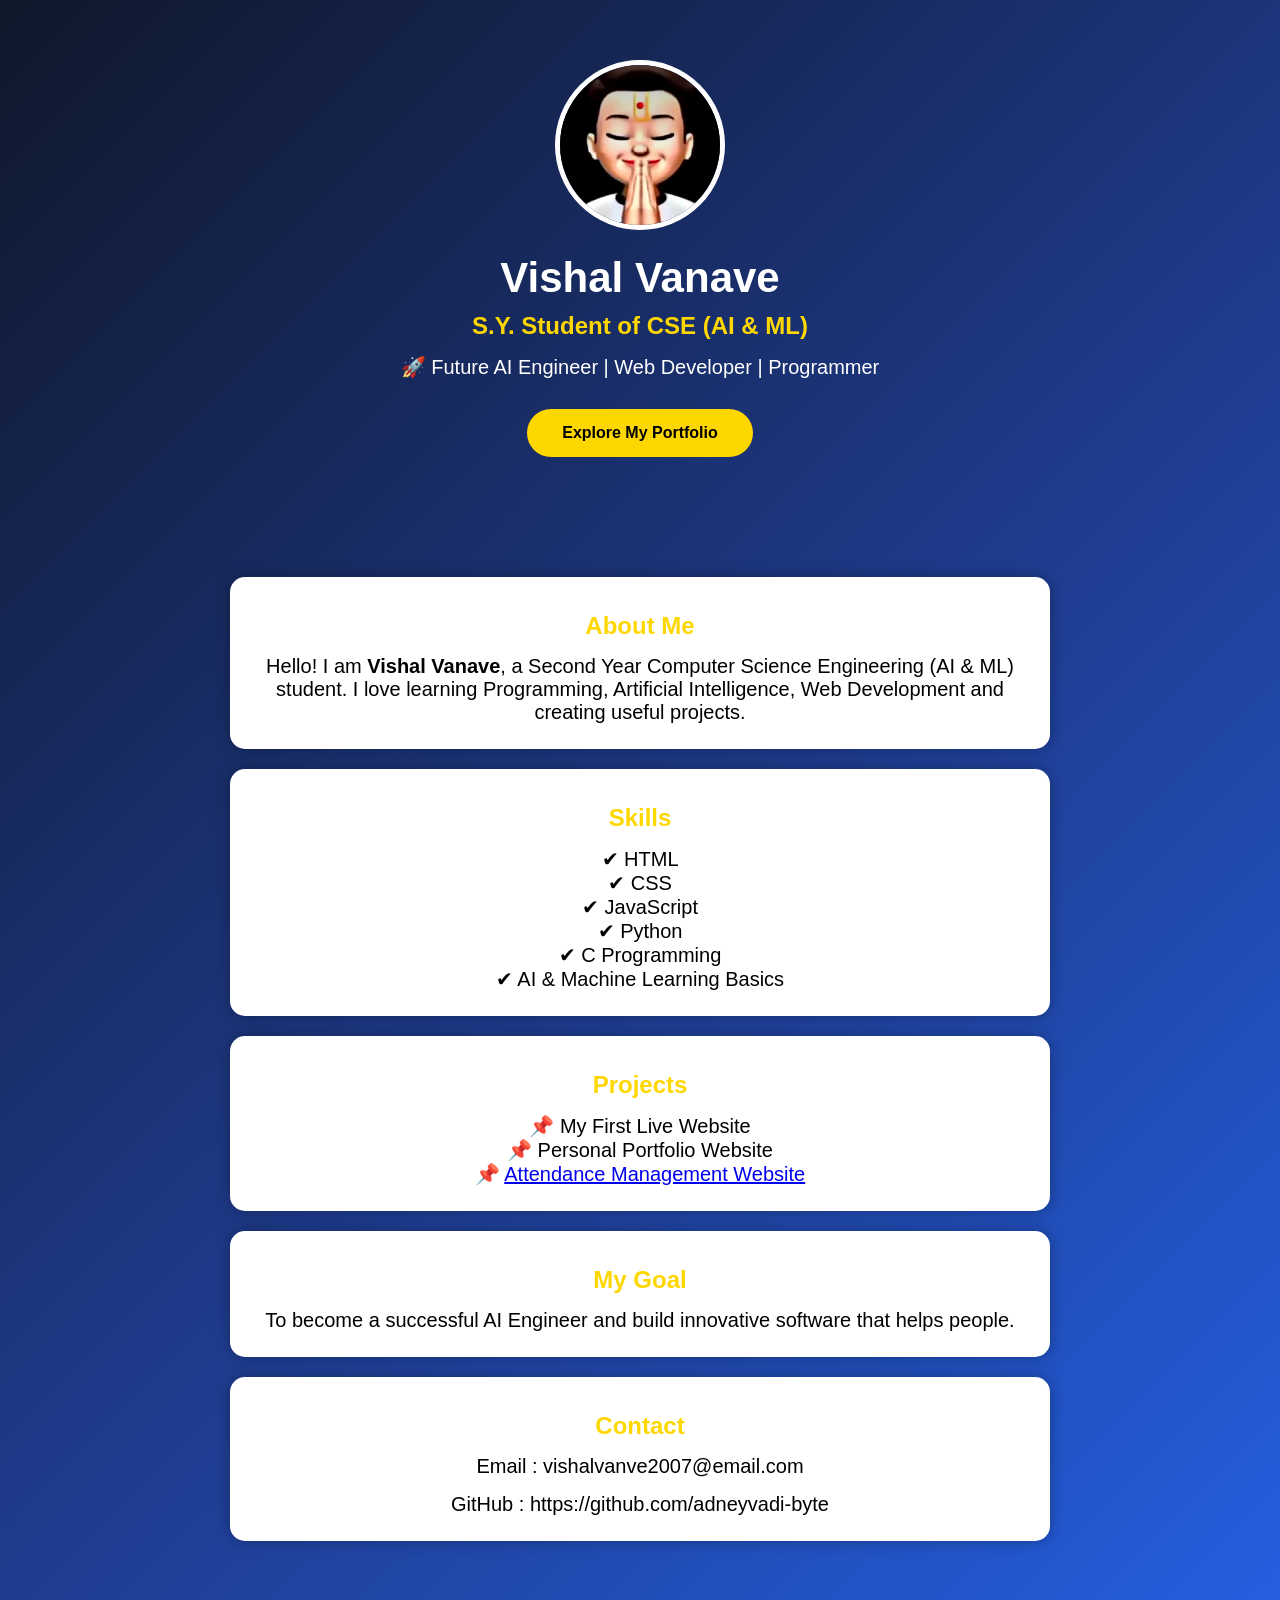
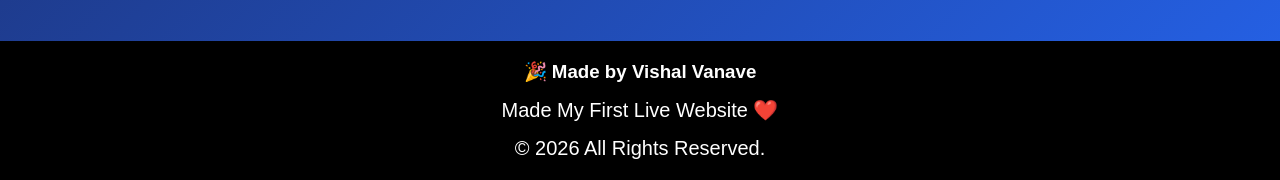
<file: index.html>
<!DOCTYPE html>
<html lang="en">
<head>
<meta charset="UTF-8">
<meta name="viewport" content="width=device-width, initial-scale=1.0">
<title>Vishal Vanave | Portfolio</title>

<style>
*{
    margin:0;
    padding:0;
    box-sizing:border-box;
    font-family:Arial,sans-serif;
}

body{
    background:linear-gradient(135deg,#0f172a,#1e3a8a,#2563eb);
    color:white;
    text-align:center;
}

header{
    padding:60px 20px;
}

img{
    width:170px;
    height:170px;
    border-radius:50%;
    border:5px solid white;
    object-fit:cover;
}

h1{
    margin-top:20px;
    font-size:42px;
}

h2{
    color:#FFD700;
    margin-top:10px;
}

p{
    margin-top:15px;
    font-size:20px;
}

.btn{
    display:inline-block;
    margin-top:30px;
    padding:15px 35px;
    background:#FFD700;
    color:black;
    text-decoration:none;
    border-radius:30px;
    font-weight:bold;
    transition:0.3s;
}

.btn:hover{
    background:white;
}

section{
    max-width:900px;
    margin:auto;
    padding:40px 20px;
}

.card{
    background:white;
    color:black;
    border-radius:15px;
    padding:25px;
    margin:20px;
    box-shadow:0 0 15px rgba(0,0,0,.3);
}

footer{
    margin-top:40px;
    padding:20px;
    background:black;
}
</style>

</head>
<body>

<header>

<img src="myphoto.jpg" alt="Vishal Vanave">

<h1>Vishal Vanave</h1>

<h2>S.Y. Student of CSE (AI & ML)</h2>

<p>🚀 Future AI Engineer | Web Developer | Programmer</p>

<a class="btn" href="#about">Explore My Portfolio</a>

</header>

<section id="about">

<div class="card">

<h2>About Me</h2>

<p>
Hello! I am <b>Vishal Vanave</b>, a Second Year Computer Science Engineering (AI & ML) student.
I love learning Programming, Artificial Intelligence, Web Development and creating useful projects.
</p>

</div>

<div class="card">

<h2>Skills</h2>

<p>
✔ HTML<br>
✔ CSS<br>
✔ JavaScript<br>
✔ Python<br>
✔ C Programming<br>
✔ AI & Machine Learning Basics
</p>

</div>

<div class="card">

<h2>Projects</h2>

<p>
📌 My First Live Website<br>
📌 Personal Portfolio Website<br>
📌 <a href="attendance/index.html">Attendance Management Website</a>
</p>

</div>

<div class="card">

<h2>My Goal</h2>

<p>
To become a successful AI Engineer and build innovative software that helps people.
</p>

</div>

<div class="card">

<h2>Contact</h2>

<p>Email : vishalvanve2007@email.com</p>

<p>GitHub : https://github.com/adneyvadi-byte</p>

</div>

</section>

<footer>

<h3>🎉 Made by Vishal Vanave</h3>

<p>Made My First Live Website ❤️</p>

<p>© 2026 All Rights Reserved.</p>

</footer>

</body>
</html>
</file>
